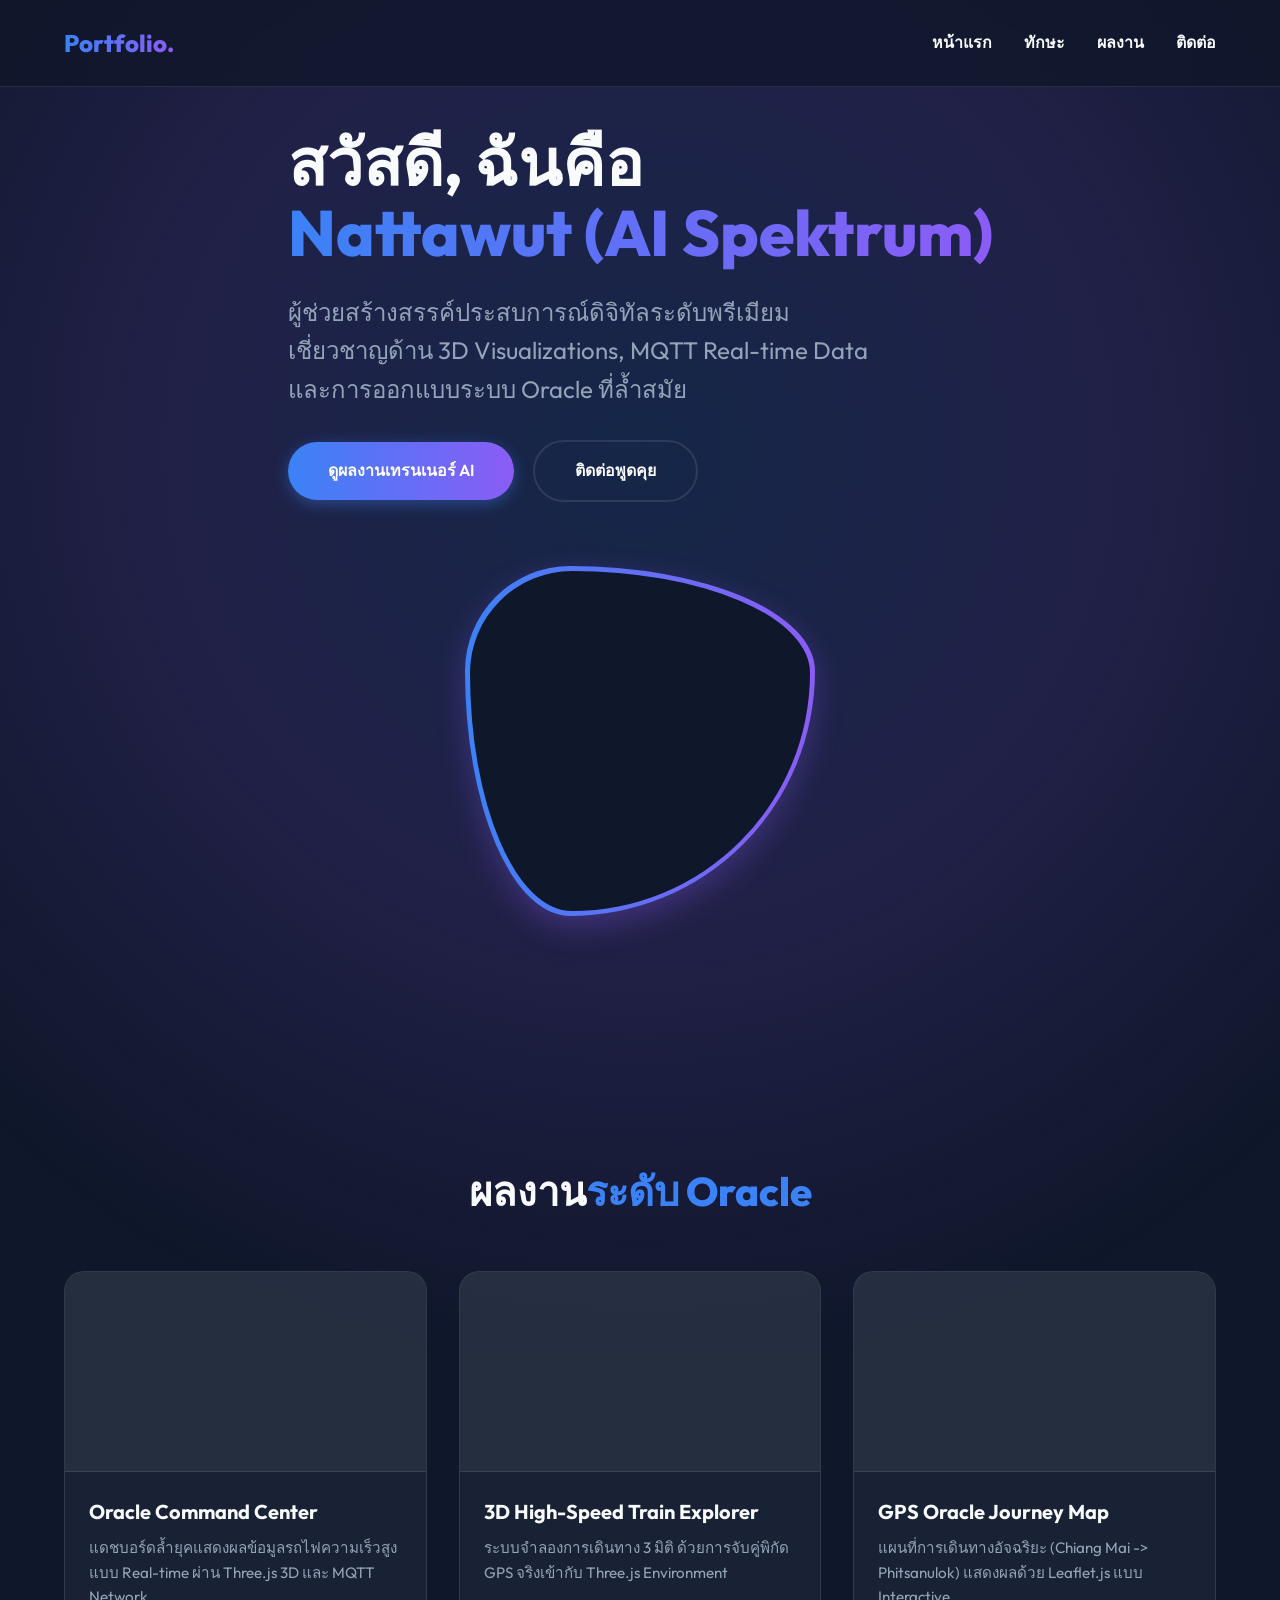
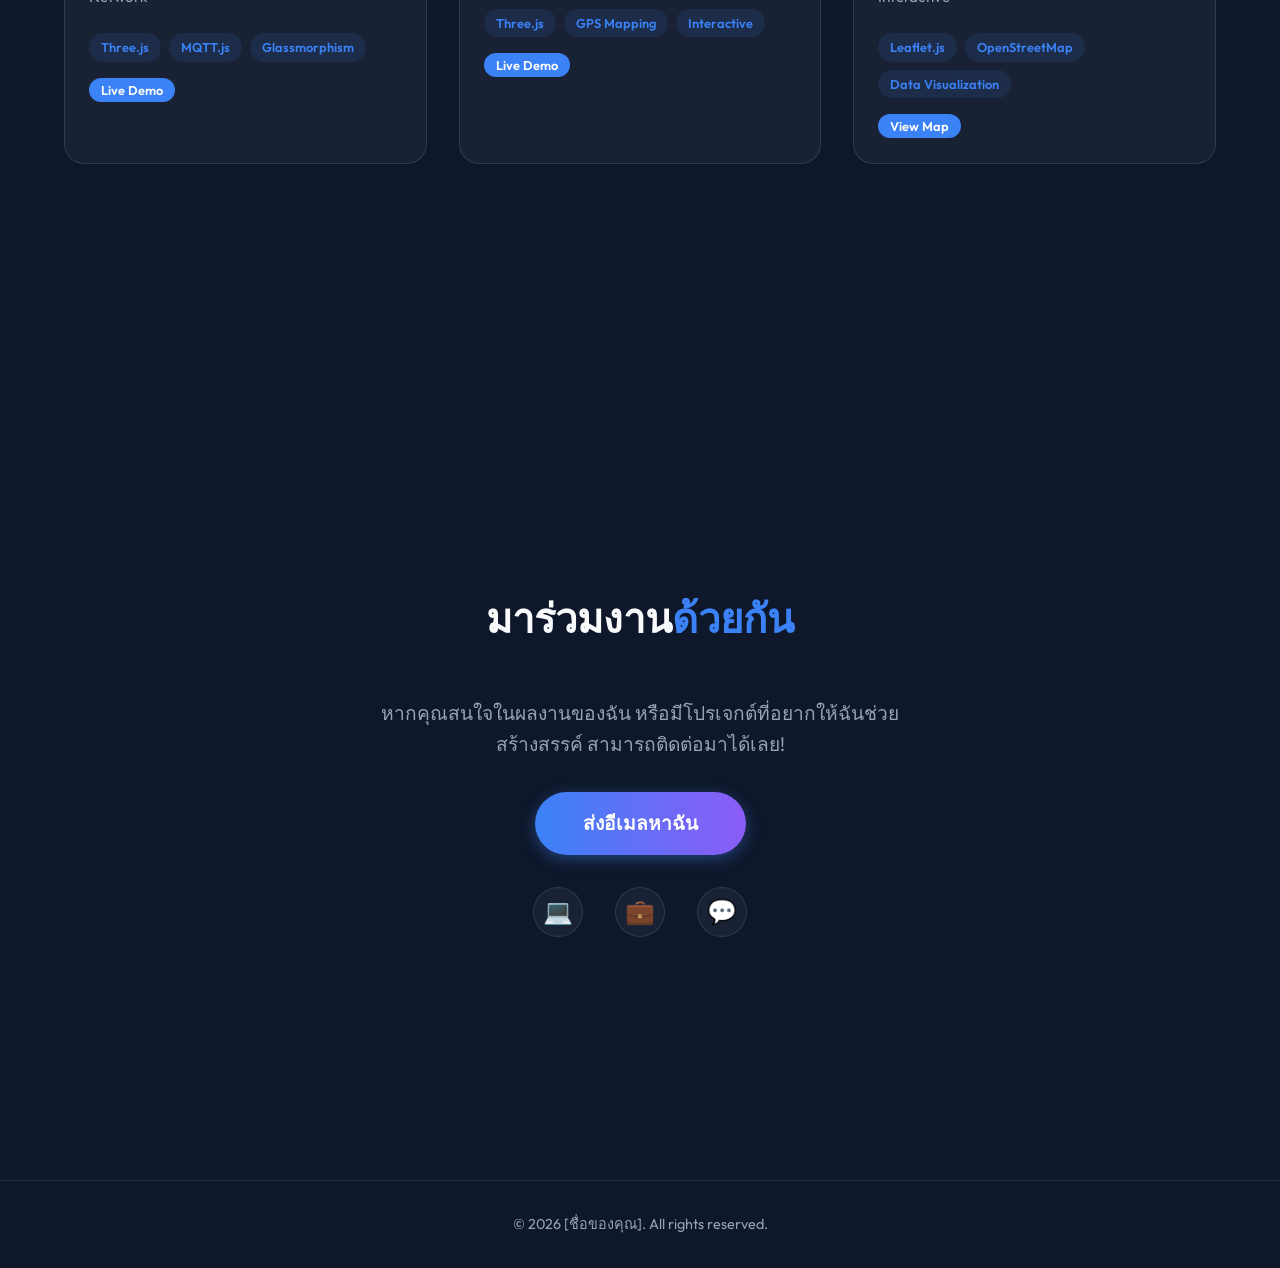
<file: index.html>
<!DOCTYPE html>
<html lang="th">

<head>
    <meta charset="UTF-8">
    <meta name="viewport" content="width=device-width, initial-scale=1.0">
    <title>My Portfolio</title>
    <link href="https://fonts.googleapis.com/css2?family=Outfit:wght@300;400;600;800&display=swap" rel="stylesheet">
    <style>
        :root {
            --bg-color: #0f172a;
            --text-main: #f8fafc;
            --text-muted: #94a3b8;
            --primary: #3b82f6;
            --secondary: #8b5cf6;
            --card-bg: rgba(30, 41, 59, 0.7);
            --border-color: rgba(255, 255, 255, 0.1);
        }

        * {
            margin: 0;
            padding: 0;
            box-sizing: border-box;
            font-family: 'Outfit', sans-serif;
        }

        body {
            background-color: var(--bg-color);
            color: var(--text-main);
            line-height: 1.6;
            overflow-x: hidden;
            scroll-behavior: smooth;
        }

        /* Gradient Background */
        .bg-glow {
            position: fixed;
            top: -50%;
            left: -50%;
            width: 200%;
            height: 200%;
            background: radial-gradient(circle at 50% 50%, rgba(59, 130, 246, 0.15), rgba(139, 92, 246, 0.15), transparent 60%);
            z-index: -1;
            pointer-events: none;
            animation: pulse 15s ease-in-out infinite alternate;
        }

        @keyframes pulse {
            0% {
                transform: scale(1);
            }

            100% {
                transform: scale(1.1);
            }
        }

        /* Navigation */
        nav {
            position: fixed;
            top: 0;
            width: 100%;
            padding: 1.5rem 5%;
            display: flex;
            justify-content: space-between;
            align-items: center;
            background: rgba(15, 23, 42, 0.8);
            backdrop-filter: blur(12px);
            border-bottom: 1px solid var(--border-color);
            z-index: 1000;
            transition: all 0.3s ease;
        }

        .logo {
            font-size: 1.5rem;
            font-weight: 800;
            background: linear-gradient(to right, var(--primary), var(--secondary));
            -webkit-background-clip: text;
            -webkit-text-fill-color: transparent;
        }

        .nav-links {
            display: flex;
            gap: 2rem;
        }

        .nav-links a {
            color: var(--text-main);
            text-decoration: none;
            font-weight: 600;
            font-size: 1rem;
            transition: color 0.3s;
            position: relative;
        }

        .nav-links a::after {
            content: '';
            position: absolute;
            width: 0;
            height: 2px;
            bottom: -5px;
            left: 0;
            background: linear-gradient(to right, var(--primary), var(--secondary));
            transition: width 0.3s ease;
        }

        .nav-links a:hover::after {
            width: 100%;
        }

        /* Sections */
        section {
            padding: 8rem 5% 4rem;
            min-height: 100vh;
            display: flex;
            flex-direction: column;
            justify-content: center;
        }

        /* Hero */
        .hero {
            display: flex;
            align-items: center;
            justify-content: space-between;
            gap: 4rem;
        }

        .hero-content {
            flex: 1;
        }

        .hero-title {
            font-size: 4rem;
            font-weight: 800;
            line-height: 1.1;
            margin-bottom: 1.5rem;
        }

        .hero-title span {
            background: linear-gradient(to right, var(--primary), var(--secondary));
            -webkit-background-clip: text;
            -webkit-text-fill-color: transparent;
        }

        .hero-subtitle {
            font-size: 1.5rem;
            color: var(--text-muted);
            margin-bottom: 2rem;
            max-width: 600px;
        }

        .btn {
            display: inline-block;
            padding: 1rem 2.5rem;
            border-radius: 50px;
            font-weight: 600;
            text-decoration: none;
            transition: all 0.3s ease;
            cursor: pointer;
            border: none;
        }

        .btn-primary {
            background: linear-gradient(to right, var(--primary), var(--secondary));
            color: white;
            box-shadow: 0 4px 15px rgba(59, 130, 246, 0.4);
        }

        .btn-primary:hover {
            transform: translateY(-3px);
            box-shadow: 0 8px 25px rgba(59, 130, 246, 0.6);
        }

        .btn-outline {
            background: transparent;
            color: var(--text-main);
            border: 2px solid var(--border-color);
            margin-left: 1rem;
        }

        .btn-outline:hover {
            border-color: var(--primary);
            background: rgba(59, 130, 246, 0.1);
        }

        .hero-image {
            flex: 1;
            display: flex;
            justify-content: center;
            position: relative;
        }

        .profile-img-container {
            width: 350px;
            height: 350px;
            border-radius: 30% 70% 70% 30% / 30% 30% 70% 70%;
            background: linear-gradient(to right, var(--primary), var(--secondary));
            padding: 5px;
            animation: morph 8s ease-in-out infinite;
            box-shadow: 0 10px 30px rgba(139, 92, 246, 0.3);
        }

        .profile-img {
            width: 100%;
            height: 100%;
            border-radius: 30% 70% 70% 30% / 30% 30% 70% 70%;
            background-color: var(--bg-color);
            background-image: url('https://placehold.co/350x350/1e293b/f8fafc?text=Your+Photo');
            background-size: cover;
            background-position: center;
            animation: morph 8s ease-in-out infinite;
        }

        @keyframes morph {
            0% {
                border-radius: 30% 70% 70% 30% / 30% 30% 70% 70%;
            }

            50% {
                border-radius: 70% 30% 30% 70% / 70% 70% 30% 30%;
            }

            100% {
                border-radius: 30% 70% 70% 30% / 30% 30% 70% 70%;
            }
        }

        /* Section Headers */
        .section-title {
            font-size: 2.5rem;
            font-weight: 800;
            text-align: center;
            margin-bottom: 3rem;
        }

        .section-title span {
            color: var(--primary);
        }

        /* About / Skills */
        .skills-grid {
            display: grid;
            grid-template-columns: repeat(auto-fit, minmax(120px, 1fr));
            gap: 2rem;
            max-width: 800px;
            margin: 0 auto;
        }

        .skill-item {
            background: var(--card-bg);
            border: 1px solid var(--border-color);
            backdrop-filter: blur(10px);
            padding: 1.5rem;
            border-radius: 20px;
            text-align: center;
            transition: all 0.3s ease;
        }

        .skill-item:hover {
            transform: translateY(-10px);
            border-color: var(--secondary);
            box-shadow: 0 10px 20px rgba(139, 92, 246, 0.2);
        }

        .skill-icon {
            font-size: 2.5rem;
            margin-bottom: 1rem;
            color: var(--primary);
        }

        /* Projects */
        .projects-grid {
            display: grid;
            grid-template-columns: repeat(auto-fit, minmax(300px, 1fr));
            gap: 2rem;
        }

        .project-card {
            background: var(--card-bg);
            border: 1px solid var(--border-color);
            border-radius: 20px;
            overflow: hidden;
            transition: all 0.3s ease;
        }

        .project-card:hover {
            transform: translateY(-10px);
            border-color: var(--primary);
            box-shadow: 0 10px 30px rgba(59, 130, 246, 0.2);
        }

        .project-img {
            width: 100%;
            height: 200px;
            background: rgba(255, 255, 255, 0.05);
            display: flex;
            align-items: center;
            justify-content: center;
            color: var(--text-muted);
            border-bottom: 1px solid var(--border-color);
            background-size: cover;
            background-position: center;
        }

        .project-img-1 {
            background-image: url('https://placehold.co/600x400/1e293b/f8fafc?text=Project+1');
        }

        .project-img-2 {
            background-image: url('https://placehold.co/600x400/1e293b/f8fafc?text=Project+2');
        }

        .project-img-3 {
            background-image: url('https://placehold.co/600x400/1e293b/f8fafc?text=Project+3');
        }

        .project-content {
            padding: 1.5rem;
        }

        .project-title {
            font-size: 1.25rem;
            margin-bottom: 0.5rem;
            color: var(--text-main);
        }

        .project-desc {
            color: var(--text-muted);
            font-size: 0.95rem;
            margin-bottom: 1.5rem;
        }

        .project-tech {
            display: flex;
            gap: 0.5rem;
            flex-wrap: wrap;
        }

        .tech-tag {
            background: rgba(59, 130, 246, 0.1);
            color: var(--primary);
            padding: 0.25rem 0.75rem;
            border-radius: 20px;
            font-size: 0.8rem;
            font-weight: 600;
        }

        /* Contact */
        .contact-container {
            max-width: 600px;
            margin: 0 auto;
            text-align: center;
        }

        .contact-info {
            display: flex;
            justify-content: center;
            gap: 2rem;
            margin-top: 2rem;
        }

        .social-link {
            width: 50px;
            height: 50px;
            border-radius: 50%;
            background: var(--card-bg);
            border: 1px solid var(--border-color);
            display: flex;
            align-items: center;
            justify-content: center;
            font-size: 1.5rem;
            color: var(--text-main);
            text-decoration: none;
            transition: all 0.3s ease;
        }

        .social-link:hover {
            background: var(--primary);
            transform: scale(1.1);
            box-shadow: 0 0 20px rgba(59, 130, 246, 0.6);
        }

        /* Footer */
        footer {
            text-align: center;
            padding: 2rem;
            border-top: 1px solid var(--border-color);
            color: var(--text-muted);
            font-size: 0.9rem;
        }

        /* Animations on Scroll */
        .reveal {
            opacity: 0;
            transform: translateY(30px);
            transition: all 0.8s ease;
        }

        .reveal.active {
            opacity: 1;
            transform: translateY(0);
        }

        /* Responsive */
        @media (max-width: 768px) {
            .hero {
                flex-direction: column-reverse;
                text-align: center;
                padding-top: 4rem;
            }

            .hero-title {
                font-size: 3rem;
            }

            .btn-outline {
                margin-left: 0;
                margin-top: 1rem;
            }

            .btn {
                display: block;
                width: 100%;
            }

            .profile-img-container {
                width: 280px;
                height: 280px;
                margin: 0 auto;
            }

            .nav-links {
                display: none;
            }
        }
    </style>
</head>

<body>

    <div class="bg-glow"></div>

    <nav>
        <div class="logo">Portfolio.</div>
        <div class="nav-links">
            <a href="#home">หน้าแรก</a>
            <a href="#skills">ทักษะ</a>
            <a href="#projects">ผลงาน</a>
            <a href="#contact">ติดต่อ</a>
        </div>
    </nav>

    <section id="home" class="hero">
        <div class="hero-content reveal">
            <h1 class="hero-title">สวัสดี, ฉันคือ <br><span>Nattawut (AI Spektrum)</span></h1>
            <p class="hero-subtitle">ผู้ช่วยสร้างสรรค์ประสบการณ์ดิจิทัลระดับพรีเมียม เชี่ยวชาญด้าน 3D Visualizations,
                MQTT Real-time Data และการออกแบบระบบ Oracle ที่ล้ำสมัย</p>
            <div>
                <a href="#projects" class="btn btn-primary">ดูผลงานเทรนเนอร์ AI</a>
                <a href="#contact" class="btn btn-outline">ติดต่อพูดคุย</a>
            </div>
        </div>
        <div class="hero-image reveal">
            <div class="profile-img-container">
                <div class="profile-img"></div>
            </div>
        </div>
    </section>

    <section id="projects">
        <h2 class="section-title reveal">ผลงาน<span>ระดับ Oracle</span></h2>
        <div class="projects-grid">

            <div class="project-card reveal">
                <div class="project-img"
                    style="background-image: url('https://placehold.co/600x400/030712/10b981?text=Oracle+Dashboard');">
                </div>
                <div class="project-content">
                    <h3 class="project-title">Oracle Command Center</h3>
                    <p class="project-desc">แดชบอร์ดล้ำยุคแสดงผลข้อมูลรถไฟความเร็วสูงแบบ Real-time ผ่าน Three.js 3D และ
                        MQTT Network
                    </p>
                    <div class="project-tech">
                        <span class="tech-tag">Three.js</span>
                        <span class="tech-tag">MQTT.js</span>
                        <span class="tech-tag">Glassmorphism</span>
                    </div>
                    <div style="margin-top: 15px;">
                        <a href="https://spektrumbk.github.io/nattawut-dashboard/" target="_blank" class="tech-tag"
                            style="background:var(--primary); color:white; text-decoration:none;">Live Demo</a>
                    </div>
                </div>
            </div>

            <div class="project-card reveal">
                <div class="project-img"
                    style="background-image: url('https://placehold.co/600x400/1e293b/8b5cf6?text=3D+Train+Experience');">
                </div>
                <div class="project-content">
                    <h3 class="project-title">3D High-Speed Train Explorer</h3>
                    <p class="project-desc">ระบบจำลองการเดินทาง 3 มิติ ด้วยการจับคู่พิกัด GPS จริงเข้ากับ Three.js
                        Environment</p>
                    <div class="project-tech">
                        <span class="tech-tag">Three.js</span>
                        <span class="tech-tag">GPS Mapping</span>
                        <span class="tech-tag">Interactive</span>
                    </div>
                    <div style="margin-top: 15px;">
                        <a href="https://spektrumbk.github.io/nattawut-3d-map/" target="_blank" class="tech-tag"
                            style="background:var(--primary); color:white; text-decoration:none;">Live Demo</a>
                    </div>
                </div>
            </div>

            <div class="project-card reveal">
                <div class="project-img"
                    style="background-image: url('https://placehold.co/600x400/0f172a/3b82f6?text=GPS+Oracle+Map');">
                </div>
                <div class="project-content">
                    <h3 class="project-title">GPS Oracle Journey Map</h3>
                    <p class="project-desc">แผนที่การเดินทางอัจฉริยะ (Chiang Mai -> Phitsanulok) แสดงผลด้วย Leaflet.js
                        แบบ Interactive</p>
                    <div class="project-tech">
                        <span class="tech-tag">Leaflet.js</span>
                        <span class="tech-tag">OpenStreetMap</span>
                        <span class="tech-tag">Data Visualization</span>
                    </div>
                    <div style="margin-top: 15px;">
                        <a href="https://spektrumbk.github.io/nattawut-3d-map/" target="_blank" class="tech-tag"
                            style="background:var(--primary); color:white; text-decoration:none;">View Map</a>
                    </div>
                </div>
            </div>

        </div>
    </section>

    <section id="contact">
        <div class="contact-container reveal">
            <h2 class="section-title">มาร่วมงาน<span>ด้วยกัน</span></h2>
            <p style="color: var(--text-muted); font-size: 1.2rem; margin-bottom: 2rem;">หากคุณสนใจในผลงานของฉัน
                หรือมีโปรเจกต์ที่อยากให้ฉันช่วยสร้างสรรค์ สามารถติดต่อมาได้เลย!</p>
            <a href="mailto:your.email@example.com" class="btn btn-primary"
                style="font-size: 1.2rem; padding: 1rem 3rem;">ส่งอีเมลหาฉัน</a>

            <div class="contact-info">
                <a href="#" class="social-link" title="GitHub">💻</a>
                <a href="#" class="social-link" title="LinkedIn">💼</a>
                <a href="#" class="social-link" title="Twitter">💬</a>
            </div>
        </div>
    </section>

    <footer>
        <p>&copy; 2026 [ชื่อของคุณ]. All rights reserved.</p>
    </footer>

    <script>
        // Scroll Animation
        function reveal() {
            var reveals = document.querySelectorAll(".reveal");
            for (var i = 0; i < reveals.length; i++) {
                var windowHeight = window.innerHeight;
                var elementTop = reveals[i].getBoundingClientRect().top;
                var elementVisible = 100;
                if (elementTop < windowHeight - elementVisible) {
                    reveals[i].classList.add("active");
                }
            }
        }
        window.addEventListener("scroll", reveal);
        reveal();
    </script>
</body>

</html>
</file>
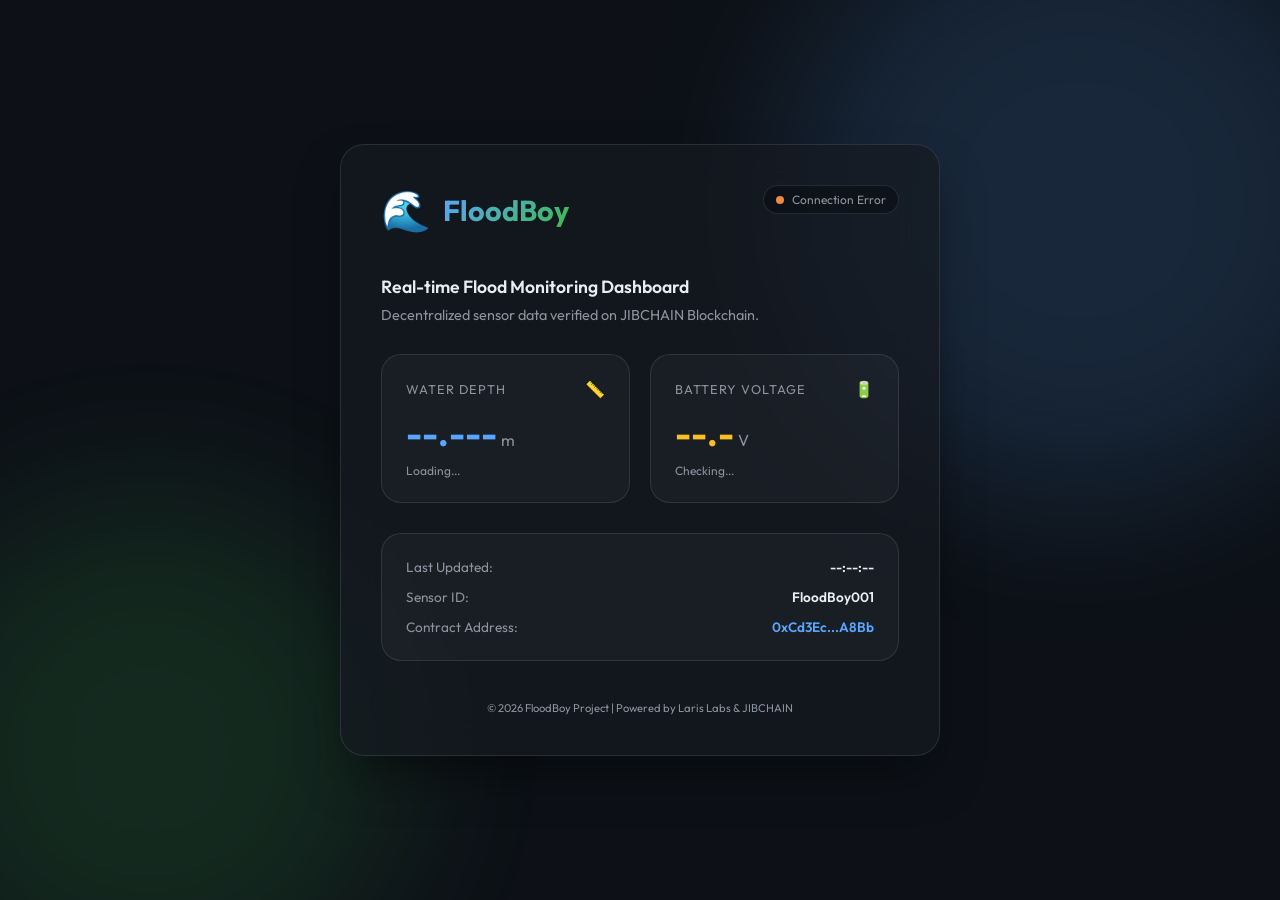
<file: floodboy/index.html>
<!DOCTYPE html>
<html lang="en">

<head>
    <meta charset="UTF-8">
    <meta name="viewport" content="width=device-width, initial-scale=1.0">
    <title>FloodBoy | IoT-Powered Blockchain</title>
    <link rel="stylesheet" href="style.css">
    <link rel="preconnect" href="https://fonts.googleapis.com">
    <link rel="preconnect" href="https://fonts.gstatic.com" crossorigin>
    <link href="https://fonts.googleapis.com/css2?family=Outfit:wght@300;400;600;700&display=swap" rel="stylesheet">
    <script src="https://cdn.ethers.io/lib/ethers-5.6.umd.min.js" type="application/javascript"></script>
</head>

<body>
    <div class="glass-container">
        <header>
            <div class="logo">
                <span class="icon">🌊</span>
                <h1>FloodBoy</h1>
            </div>
            <div class="status-badge" id="network-status">
                <span class="dot pulse"></span>
                <span class="text">Connecting to JIBCHAIN...</span>
            </div>
        </header>

        <main class="dashboard">
            <section class="hero">
                <p class="subtitle">Real-time Flood Monitoring Dashboard</p>
                <p class="description">Decentralized sensor data verified on JIBCHAIN Blockchain.</p>
            </section>

            <div class="stats-grid">
                <div class="stat-card glass-card" id="card-depth">
                    <div class="stat-header">
                        <span class="label">Water Depth</span>
                        <span class="icon">📏</span>
                    </div>
                    <div class="stat-value">
                        <span id="depth-value">--.---</span>
                        <span class="unit">m</span>
                    </div>
                    <div class="stat-footer">
                        <span class="trend" id="depth-trend">Loading...</span>
                    </div>
                </div>

                <div class="stat-card glass-card" id="card-battery">
                    <div class="stat-header">
                        <span class="label">Battery Voltage</span>
                        <span class="icon">🔋</span>
                    </div>
                    <div class="stat-value">
                        <span id="battery-value">--.-</span>
                        <span class="unit">V</span>
                    </div>
                    <div class="stat-footer">
                        <span id="battery-status">Checking...</span>
                    </div>
                </div>
            </div>

            <section class="metadata glass-card">
                <div class="meta-item">
                    <span class="meta-label">Last Updated:</span>
                    <span id="last-update" class="meta-value">--:--:--</span>
                </div>
                <div class="meta-item">
                    <span class="meta-label">Sensor ID:</span>
                    <span id="sensor-id" class="meta-value">FloodBoy001</span>
                </div>
                <div class="meta-item">
                    <span class="meta-label">Contract Address:</span>
                    <a href="https://exp-l1.jibchain.net/address/0xCd3Ec17ddFDa24f8F97131fa0FDf20e7cbd1A8Bb"
                        target="_blank" class="meta-value truncate">0xCd3Ec...A8Bb</a>
                </div>
            </section>
        </main>

        <footer>
            <p>&copy; 2026 FloodBoy Project | Powered by Laris Labs & JIBCHAIN</p>
        </footer>
    </div>

    <div class="background-blobs">
        <div class="blob blob-1"></div>
        <div class="blob blob-2"></div>
    </div>

    <script src="app.js"></script>
</body>

</html>
</file>
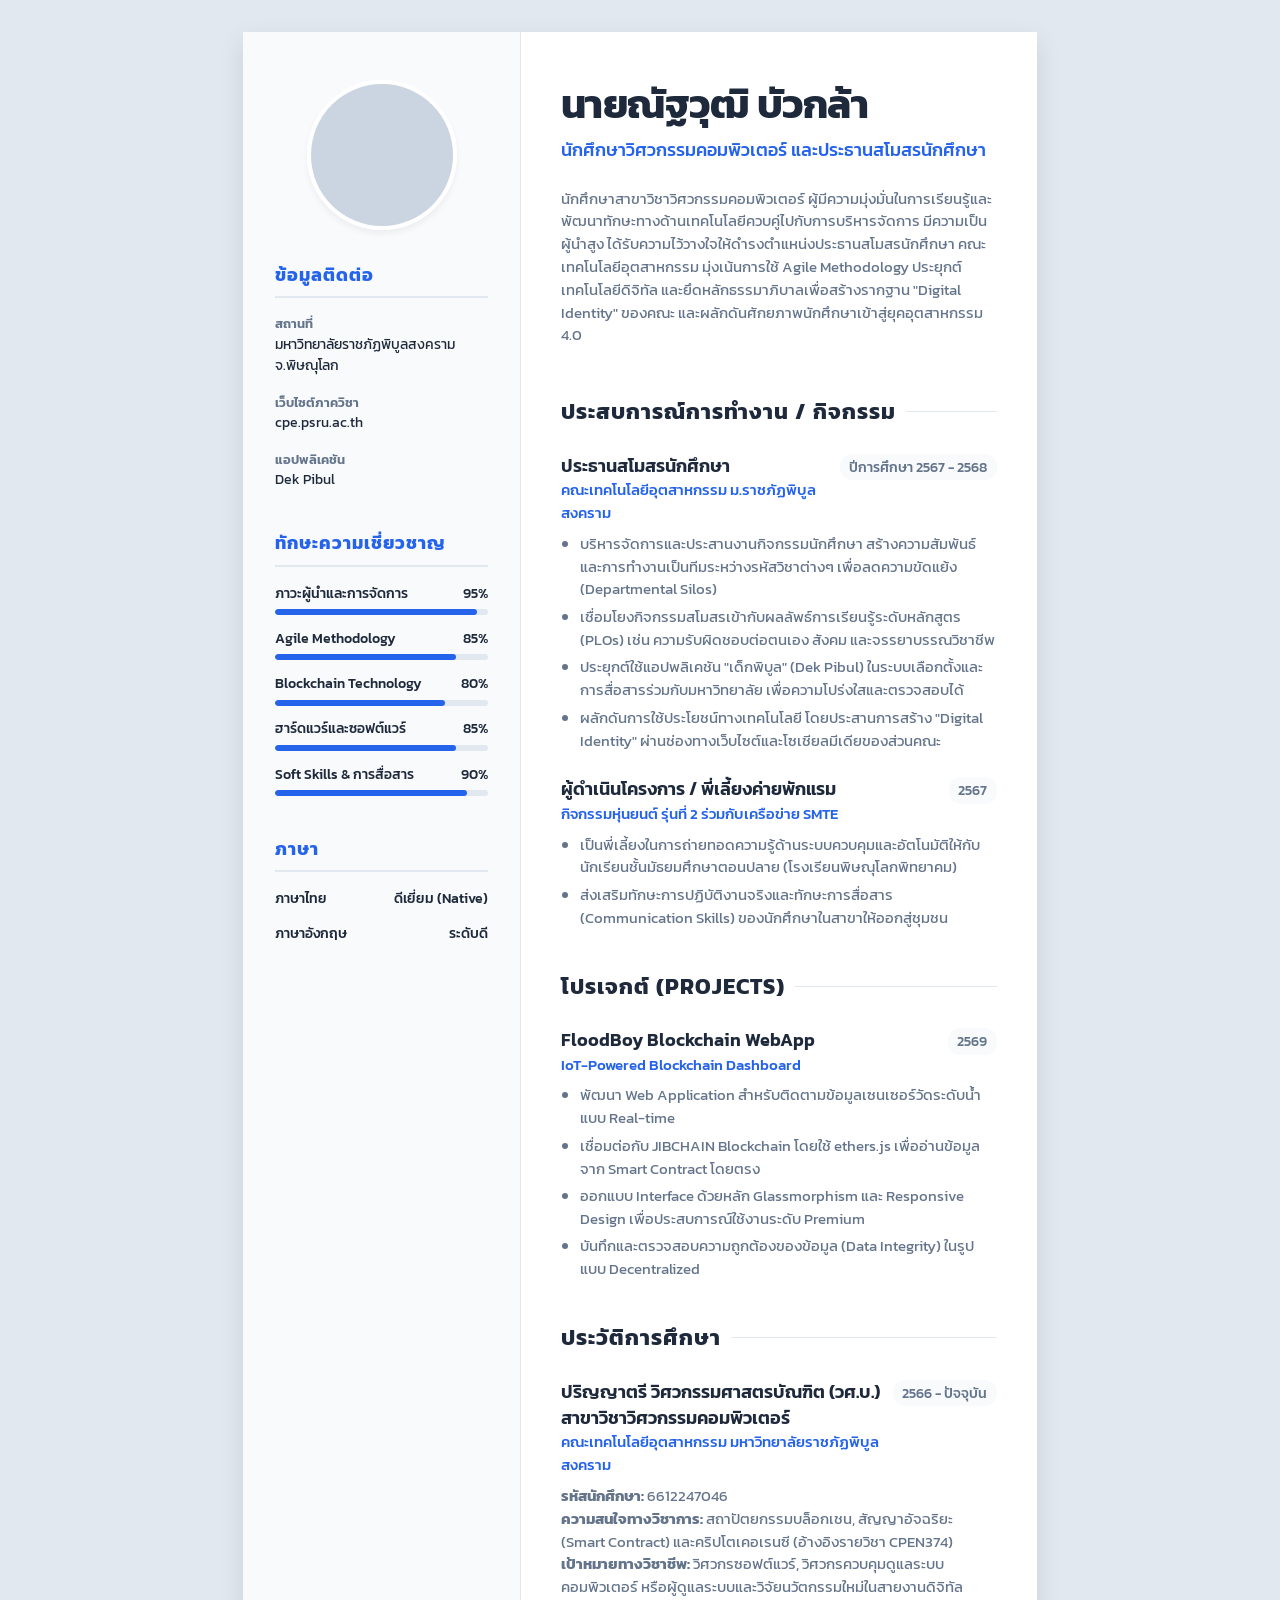
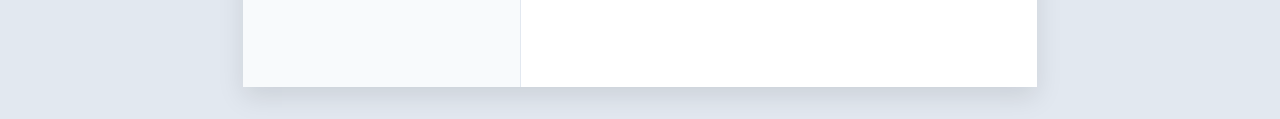
<file: cv.html>
<!DOCTYPE html>
<html lang="th">

<head>
    <meta charset="UTF-8">
    <meta name="viewport" content="width=device-width, initial-scale=1.0">
    <title>CV - ณัฐวุฒิ บัวกล้า</title>
    <link
        href="https://fonts.googleapis.com/css2?family=Inter:wght@300;400;500;600;700&family=Kanit:wght@300;400;500;600;700&display=swap"
        rel="stylesheet">
    <style>
        :root {
            --primary-color: #2563eb;
            --text-main: #1e293b;
            --text-muted: #64748b;
            --bg-color: #ffffff;
            --sidebar-bg: #f8fafc;
            --border-color: #e2e8f0;
        }

        * {
            margin: 0;
            padding: 0;
            box-sizing: border-box;
            font-family: 'Kanit', 'Inter', sans-serif;
        }

        body {
            background-color: #e2e8f0;
            color: var(--text-main);
            display: flex;
            justify-content: center;
            padding: 2rem;
            line-height: 1.5;
        }

        /* A4 Paper Size Setup */
        .cv-container {
            width: 210mm;
            min-height: 297mm;
            /* A4 aspect ratio */
            background: var(--bg-color);
            box-shadow: 0 10px 25px rgba(0, 0, 0, 0.1);
            display: grid;
            grid-template-columns: 35% 65%;
            overflow: hidden;
        }

        /* Sidebar (Left Column) */
        .sidebar {
            background-color: var(--sidebar-bg);
            padding: 3rem 2rem;
            border-right: 1px solid var(--border-color);
        }

        .profile-img-container {
            width: 150px;
            height: 150px;
            border-radius: 50%;
            overflow: hidden;
            margin: 0 auto 2rem;
            border: 4px solid white;
            box-shadow: 0 4px 6px rgba(0, 0, 0, 0.05);
        }

        .profile-img {
            width: 100%;
            height: 100%;
            background-color: #cbd5e1;
            background-image: url('https://placehold.co/150x150/2563eb/ffffff?text=NB');
            background-size: cover;
            background-position: center;
        }

        .sidebar-section {
            margin-bottom: 2.5rem;
        }

        .sidebar-title {
            font-size: 1.1rem;
            font-weight: 700;
            color: var(--primary-color);
            text-transform: uppercase;
            letter-spacing: 1px;
            margin-bottom: 1rem;
            border-bottom: 2px solid var(--border-color);
            padding-bottom: 0.5rem;
        }

        .contact-item {
            display: flex;
            flex-direction: column;
            margin-bottom: 1rem;
            font-size: 0.9rem;
        }

        .contact-item span:first-child {
            font-weight: 600;
            font-size: 0.8rem;
            color: var(--text-muted);
            text-transform: uppercase;
        }

        .skill-list {
            list-style: none;
        }

        .skill-list li {
            margin-bottom: 0.8rem;
        }

        .skill-name {
            display: flex;
            justify-content: space-between;
            font-size: 0.9rem;
            font-weight: 500;
            margin-bottom: 0.3rem;
        }

        .skill-bar {
            height: 6px;
            background: #e2e8f0;
            border-radius: 3px;
            overflow: hidden;
        }

        .skill-level {
            height: 100%;
            background: var(--primary-color);
            border-radius: 3px;
        }

        /* Main Content (Right Column) */
        .main-content {
            padding: 3rem 2.5rem;
        }

        .header {
            margin-bottom: 3rem;
        }

        .name {
            font-size: 2.5rem;
            font-weight: 700;
            line-height: 1.2;
            color: var(--text-main);
            margin-bottom: 0.5rem;
            letter-spacing: -0.5px;
        }

        .profession {
            font-size: 1.15rem;
            color: var(--primary-color);
            font-weight: 500;
        }

        .profile-text {
            color: var(--text-muted);
            font-size: 0.95rem;
            margin-top: 1.5rem;
        }

        .section {
            margin-bottom: 2.5rem;
        }

        .section-title {
            font-size: 1.4rem;
            font-weight: 700;
            color: var(--text-main);
            text-transform: uppercase;
            letter-spacing: 1px;
            margin-bottom: 1.5rem;
            display: flex;
            align-items: center;
            gap: 10px;
        }

        .section-title::after {
            content: "";
            flex: 1;
            height: 1px;
            background: var(--border-color);
        }

        .timeline-item {
            margin-bottom: 1.5rem;
            position: relative;
        }

        .timeline-header {
            display: flex;
            justify-content: space-between;
            align-items: baseline;
            margin-bottom: 0.5rem;
        }

        .role-title {
            font-size: 1.1rem;
            font-weight: 600;
            color: var(--text-main);
        }

        .company-name {
            font-size: 0.95rem;
            font-weight: 500;
            color: var(--primary-color);
        }

        .duration {
            font-size: 0.85rem;
            color: var(--text-muted);
            font-weight: 500;
            background: var(--sidebar-bg);
            padding: 0.2rem 0.6rem;
            border-radius: 12px;
            white-space: nowrap;
        }

        .timeline-desc {
            font-size: 0.95rem;
            color: var(--text-muted);
        }

        .timeline-desc ul {
            padding-left: 1.2rem;
            margin-top: 0.5rem;
        }

        .timeline-desc li {
            margin-bottom: 0.3rem;
        }

        /* Print Settings */
        @media print {
            body {
                padding: 0;
                background: white;
            }

            .cv-container {
                box-shadow: none;
                width: 100%;
                height: 100%;
            }
        }

        /* Responsive */
        @media screen and (max-width: 768px) {
            .cv-container {
                grid-template-columns: 1fr;
                width: 100%;
            }

            .sidebar {
                border-right: none;
                border-bottom: 1px solid var(--border-color);
            }
        }
    </style>
</head>

<body>

    <div class="cv-container">
        <!-- Left Sidebar -->
        <div class="sidebar">
            <div class="profile-img-container">
                <div class="profile-img"></div>
            </div>

            <div class="sidebar-section">
                <h2 class="sidebar-title">ข้อมูลติดต่อ</h2>
                <div class="contact-item">
                    <span>สถานที่</span>
                    <span>มหาวิทยาลัยราชภัฏพิบูลสงคราม จ.พิษณุโลก</span>
                </div>
                <div class="contact-item">
                    <span>เว็บไซต์ภาควิชา</span>
                    <span>cpe.psru.ac.th</span>
                </div>
                <div class="contact-item">
                    <span>แอปพลิเคชัน</span>
                    <span>Dek Pibul</span>
                </div>
            </div>

            <div class="sidebar-section">
                <h2 class="sidebar-title">ทักษะความเชี่ยวชาญ</h2>
                <ul class="skill-list">
                    <li>
                        <div class="skill-name"><span>ภาวะผู้นำและการจัดการ</span><span>95%</span></div>
                        <div class="skill-bar">
                            <div class="skill-level" style="width: 95%;"></div>
                        </div>
                    </li>
                    <li>
                        <div class="skill-name"><span>Agile Methodology</span><span>85%</span></div>
                        <div class="skill-bar">
                            <div class="skill-level" style="width: 85%;"></div>
                        </div>
                    </li>
                    <li>
                        <div class="skill-name"><span>Blockchain Technology</span><span>80%</span></div>
                        <div class="skill-bar">
                            <div class="skill-level" style="width: 80%;"></div>
                        </div>
                    </li>
                    <li>
                        <div class="skill-name"><span>ฮาร์ดแวร์และซอฟต์แวร์</span><span>85%</span></div>
                        <div class="skill-bar">
                            <div class="skill-level" style="width: 85%;"></div>
                        </div>
                    </li>
                    <li>
                        <div class="skill-name"><span>Soft Skills & การสื่อสาร</span><span>90%</span></div>
                        <div class="skill-bar">
                            <div class="skill-level" style="width: 90%;"></div>
                        </div>
                    </li>
                </ul>
            </div>

            <div class="sidebar-section">
                <h2 class="sidebar-title">ภาษา</h2>
                <ul class="skill-list">
                    <li>
                        <div class="skill-name"><span>ภาษาไทย</span><span>ดีเยี่ยม (Native)</span></div>
                    </li>
                    <li>
                        <div class="skill-name"><span>ภาษาอังกฤษ</span><span>ระดับดี</span></div>
                    </li>
                </ul>
            </div>
        </div>

        <!-- Right Main Content -->
        <div class="main-content">
            <div class="header">
                <h1 class="name">นายณัฐวุฒิ บัวกล้า</h1>
                <div class="profession">นักศึกษาวิศวกรรมคอมพิวเตอร์ และประธานสโมสรนักศึกษา</div>
                <p class="profile-text">
                    นักศึกษาสาขาวิชาวิศวกรรมคอมพิวเตอร์
                    ผู้มีความมุ่งมั่นในการเรียนรู้และพัฒนาทักษะทางด้านเทคโนโลยีควบคู่ไปกับการบริหารจัดการ
                    มีความเป็นผู้นำสูง ได้รับความไว้วางใจให้ดำรงตำแหน่งประธานสโมสรนักศึกษา คณะเทคโนโลยีอุตสาหกรรม
                    มุ่งเน้นการใช้ Agile Methodology ประยุกต์เทคโนโลยีดิจิทัล และยึดหลักธรรมาภิบาลเพื่อสร้างรากฐาน
                    "Digital Identity" ของคณะ และผลักดันศักยภาพนักศึกษาเข้าสู่ยุคอุตสาหกรรม 4.0
                </p>
            </div>

            <div class="section">
                <h2 class="section-title">ประสบการณ์การทำงาน / กิจกรรม</h2>

                <div class="timeline-item">
                    <div class="timeline-header">
                        <div>
                            <div class="role-title">ประธานสโมสรนักศึกษา</div>
                            <div class="company-name">คณะเทคโนโลยีอุตสาหกรรม ม.ราชภัฏพิบูลสงคราม</div>
                        </div>
                        <div class="duration">ปีการศึกษา 2567 - 2568</div>
                    </div>
                    <div class="timeline-desc">
                        <ul>
                            <li>บริหารจัดการและประสานงานกิจกรรมนักศึกษา
                                สร้างความสัมพันธ์และการทำงานเป็นทีมระหว่างรหัสวิชาต่างๆ เพื่อลดความขัดแย้ง (Departmental
                                Silos)</li>
                            <li>เชื่อมโยงกิจกรรมสโมสรเข้ากับผลลัพธ์การเรียนรู้ระดับหลักสูตร (PLOs) เช่น
                                ความรับผิดชอบต่อตนเอง สังคม และจรรยาบรรณวิชาชีพ</li>
                            <li>ประยุกต์ใช้แอปพลิเคชัน "เด็กพิบูล" (Dek Pibul)
                                ในระบบเลือกตั้งและการสื่อสารร่วมกับมหาวิทยาลัย เพื่อความโปร่งใสและตรวจสอบได้</li>
                            <li>ผลักดันการใช้ประโยชน์ทางเทคโนโลยี โดยประสานการสร้าง "Digital Identity"
                                ผ่านช่องทางเว็บไซต์และโซเชียลมีเดียของส่วนคณะ</li>
                        </ul>
                    </div>
                </div>

                <div class="timeline-item">
                    <div class="timeline-header">
                        <div>
                            <div class="role-title">ผู้ดำเนินโครงการ / พี่เลี้ยงค่ายพักแรม</div>
                            <div class="company-name">กิจกรรมหุ่นยนต์ รุ่นที่ 2 ร่วมกับเครือข่าย SMTE</div>
                        </div>
                        <div class="duration">2567</div>
                    </div>
                    <div class="timeline-desc">
                        <ul>
                            <li>เป็นพี่เลี้ยงในการถ่ายทอดความรู้ด้านระบบควบคุมและอัตโนมัติให้กับนักเรียนชั้นมัธยมศึกษาตอนปลาย
                                (โรงเรียนพิษณุโลกพิทยาคม)</li>
                            <li>ส่งเสริมทักษะการปฏิบัติงานจริงและทักษะการสื่อสาร (Communication Skills)
                                ของนักศึกษาในสาขาให้ออกสู่ชุมชน</li>
                        </ul>
                    </div>
                </div>
            </div>

            <div class="section">
                <h2 class="section-title">โปรเจกต์ (Projects)</h2>

                <div class="timeline-item">
                    <div class="timeline-header">
                        <div>
                            <div class="role-title">FloodBoy Blockchain WebApp</div>
                            <div class="company-name">IoT-Powered Blockchain Dashboard</div>
                        </div>
                        <div class="duration">2569</div>
                    </div>
                    <div class="timeline-desc">
                        <ul>
                            <li>พัฒนา Web Application สำหรับติดตามข้อมูลเซนเซอร์วัดระดับน้ำแบบ Real-time</li>
                            <li>เชื่อมต่อกับ JIBCHAIN Blockchain โดยใช้ ethers.js เพื่ออ่านข้อมูลจาก Smart Contract
                                โดยตรง</li>
                            <li>ออกแบบ Interface ด้วยหลัก Glassmorphism และ Responsive Design เพื่อประสบการณ์ใช้งานระดับ
                                Premium</li>
                            <li>บันทึกและตรวจสอบความถูกต้องของข้อมูล (Data Integrity) ในรูปแบบ Decentralized</li>
                        </ul>
                    </div>
                </div>
            </div>

            <div class="section">
                <h2 class="section-title">ประวัติการศึกษา</h2>

                <div class="timeline-item">
                    <div class="timeline-header">
                        <div>
                            <div class="role-title">ปริญญาตรี วิศวกรรมศาสตรบัณฑิต (วศ.บ.) สาขาวิชาวิศวกรรมคอมพิวเตอร์
                            </div>
                            <div class="company-name">คณะเทคโนโลยีอุตสาหกรรม มหาวิทยาลัยราชภัฏพิบูลสงคราม</div>
                        </div>
                        <div class="duration">2566 - ปัจจุบัน</div>
                    </div>
                    <div class="timeline-desc">
                        <b>รหัสนักศึกษา:</b> 6612247046<br>
                        <b>ความสนใจทางวิชาการ:</b> สถาปัตยกรรมบล็อกเชน, สัญญาอัจฉริยะ (Smart Contract) และคริปโตเคอเรนซี
                        (อ้างอิงรายวิชา CPEN374)<br>
                        <b>เป้าหมายทางวิชาชีพ:</b> วิศวกรซอฟต์แวร์, วิศวกรควบคุมดูแลระบบคอมพิวเตอร์
                        หรือผู้ดูแลระบบและวิจัยนวัตกรรมใหม่ในสายงานดิจิทัล
                    </div>
                </div>
            </div>

        </div>
    </div>

</body>

</html>
</file>
<file: floodboy/style.css>
:root {
    --primary: #58a6ff;
    --secondary: #3fb950;
    --bg: #0d1117;
    --card-bg: rgba(22, 27, 34, 0.7);
    --text-main: #e6edf3;
    --text-muted: #8b949e;
    --glass-border: rgba(255, 255, 255, 0.1);
}

* {
    margin: 0;
    padding: 0;
    box-sizing: border-box;
}

body {
    background-color: var(--bg);
    color: var(--text-main);
    font-family: 'Outfit', -apple-system, BlinkMacSystemFont, sans-serif;
    min-height: 100vh;
    display: flex;
    justify-content: center;
    align-items: center;
    overflow-x: hidden;
    position: relative;
}

/* Background Blobs for Atmosphere */
.background-blobs {
    position: fixed;
    top: 0;
    left: 0;
    width: 100%;
    height: 100%;
    z-index: -1;
    overflow: hidden;
}

.blob {
    position: absolute;
    border-radius: 50%;
    filter: blur(80px);
    opacity: 0.15;
    animation: move 20s infinite alternate;
}

.blob-1 {
    width: 600px;
    height: 600px;
    background: var(--primary);
    top: -100px;
    right: -100px;
}

.blob-2 {
    width: 500px;
    height: 500px;
    background: var(--secondary);
    bottom: -100px;
    left: -100px;
    animation-delay: -5s;
}

@keyframes move {
    from {
        transform: translate(0, 0);
    }

    to {
        transform: translate(10%, 10%);
    }
}

/* Glassmorphism Container */
.glass-container {
    width: 90%;
    max-width: 600px;
    background: var(--card-bg);
    backdrop-filter: blur(20px);
    -webkit-backdrop-filter: blur(20px);
    border: 1px solid var(--glass-border);
    border-radius: 24px;
    padding: 40px;
    box-shadow: 0 25px 50px -12px rgba(0, 0, 0, 0.5);
    z-index: 10;
}

header {
    display: flex;
    justify-content: space-between;
    align-items: flex-start;
    margin-bottom: 40px;
}

.logo {
    display: flex;
    align-items: center;
    gap: 12px;
}

.logo .icon {
    font-size: 2.5rem;
}

.logo h1 {
    font-size: 1.8rem;
    font-weight: 700;
    background: linear-gradient(135deg, var(--primary), var(--secondary));
    -webkit-background-clip: text;
    background-clip: text;
    -webkit-text-fill-color: transparent;
}

.status-badge {
    display: flex;
    align-items: center;
    gap: 8px;
    background: rgba(0, 0, 0, 0.3);
    padding: 6px 12px;
    border-radius: 20px;
    font-size: 0.75rem;
    color: var(--text-muted);
    border: 1px solid var(--glass-border);
}

.dot {
    width: 8px;
    height: 8px;
    border-radius: 50%;
    background: #f0883e;
}

.dot.pulse {
    animation: pulse 1.5s infinite;
}

.dot.online {
    background: var(--secondary);
    box-shadow: 0 0 10px var(--secondary);
}

@keyframes pulse {
    0% {
        opacity: 1;
    }

    50% {
        opacity: 0.3;
    }

    100% {
        opacity: 1;
    }
}

/* Dashboard Content */
.hero {
    margin-bottom: 30px;
}

.subtitle {
    font-size: 1.1rem;
    font-weight: 600;
    color: var(--text-main);
    margin-bottom: 8px;
}

.description {
    font-size: 0.9rem;
    color: var(--text-muted);
}

.stats-grid {
    display: grid;
    grid-template-columns: 1fr 1fr;
    gap: 20px;
    margin-bottom: 30px;
}

.glass-card {
    background: rgba(255, 255, 255, 0.03);
    border: 1px solid var(--glass-border);
    border-radius: 20px;
    padding: 24px;
    transition: transform 0.3s ease, border-color 0.3s ease;
}

.glass-card:hover {
    transform: translateY(-5px);
    border-color: rgba(88, 166, 255, 0.3);
}

.stat-header {
    display: flex;
    justify-content: space-between;
    align-items: center;
    margin-bottom: 12px;
}

.stat-header .label {
    font-size: 0.8rem;
    color: var(--text-muted);
    text-transform: uppercase;
    letter-spacing: 1px;
}

.stat-value {
    font-size: 2.2rem;
    font-weight: 700;
    margin-bottom: 8px;
    display: flex;
    align-items: baseline;
    gap: 4px;
}

.stat-value #depth-value {
    color: var(--primary);
}

.stat-value #battery-value {
    color: #fbbf24;
}

.unit {
    font-size: 1rem;
    color: var(--text-muted);
    font-weight: 400;
}

.stat-footer {
    font-size: 0.75rem;
    color: var(--text-muted);
}

/* Metadata Section */
.metadata {
    display: flex;
    flex-direction: column;
    gap: 12px;
}

.meta-item {
    display: flex;
    justify-content: space-between;
    font-size: 0.85rem;
}

.meta-label {
    color: var(--text-muted);
}

.meta-value {
    color: var(--text-main);
    font-weight: 600;
}

.meta-value.truncate {
    max-width: 150px;
    white-space: nowrap;
    overflow: hidden;
    text-overflow: ellipsis;
}

a.meta-value {
    color: var(--primary);
    text-decoration: none;
}

a.meta-value:hover {
    text-decoration: underline;
}

footer {
    margin-top: 40px;
    text-align: center;
    font-size: 0.7rem;
    color: var(--text-muted);
}

@media (max-width: 500px) {
    .stats-grid {
        grid-template-columns: 1fr;
    }

    .glass-container {
        padding: 24px;
    }
}
</file>
